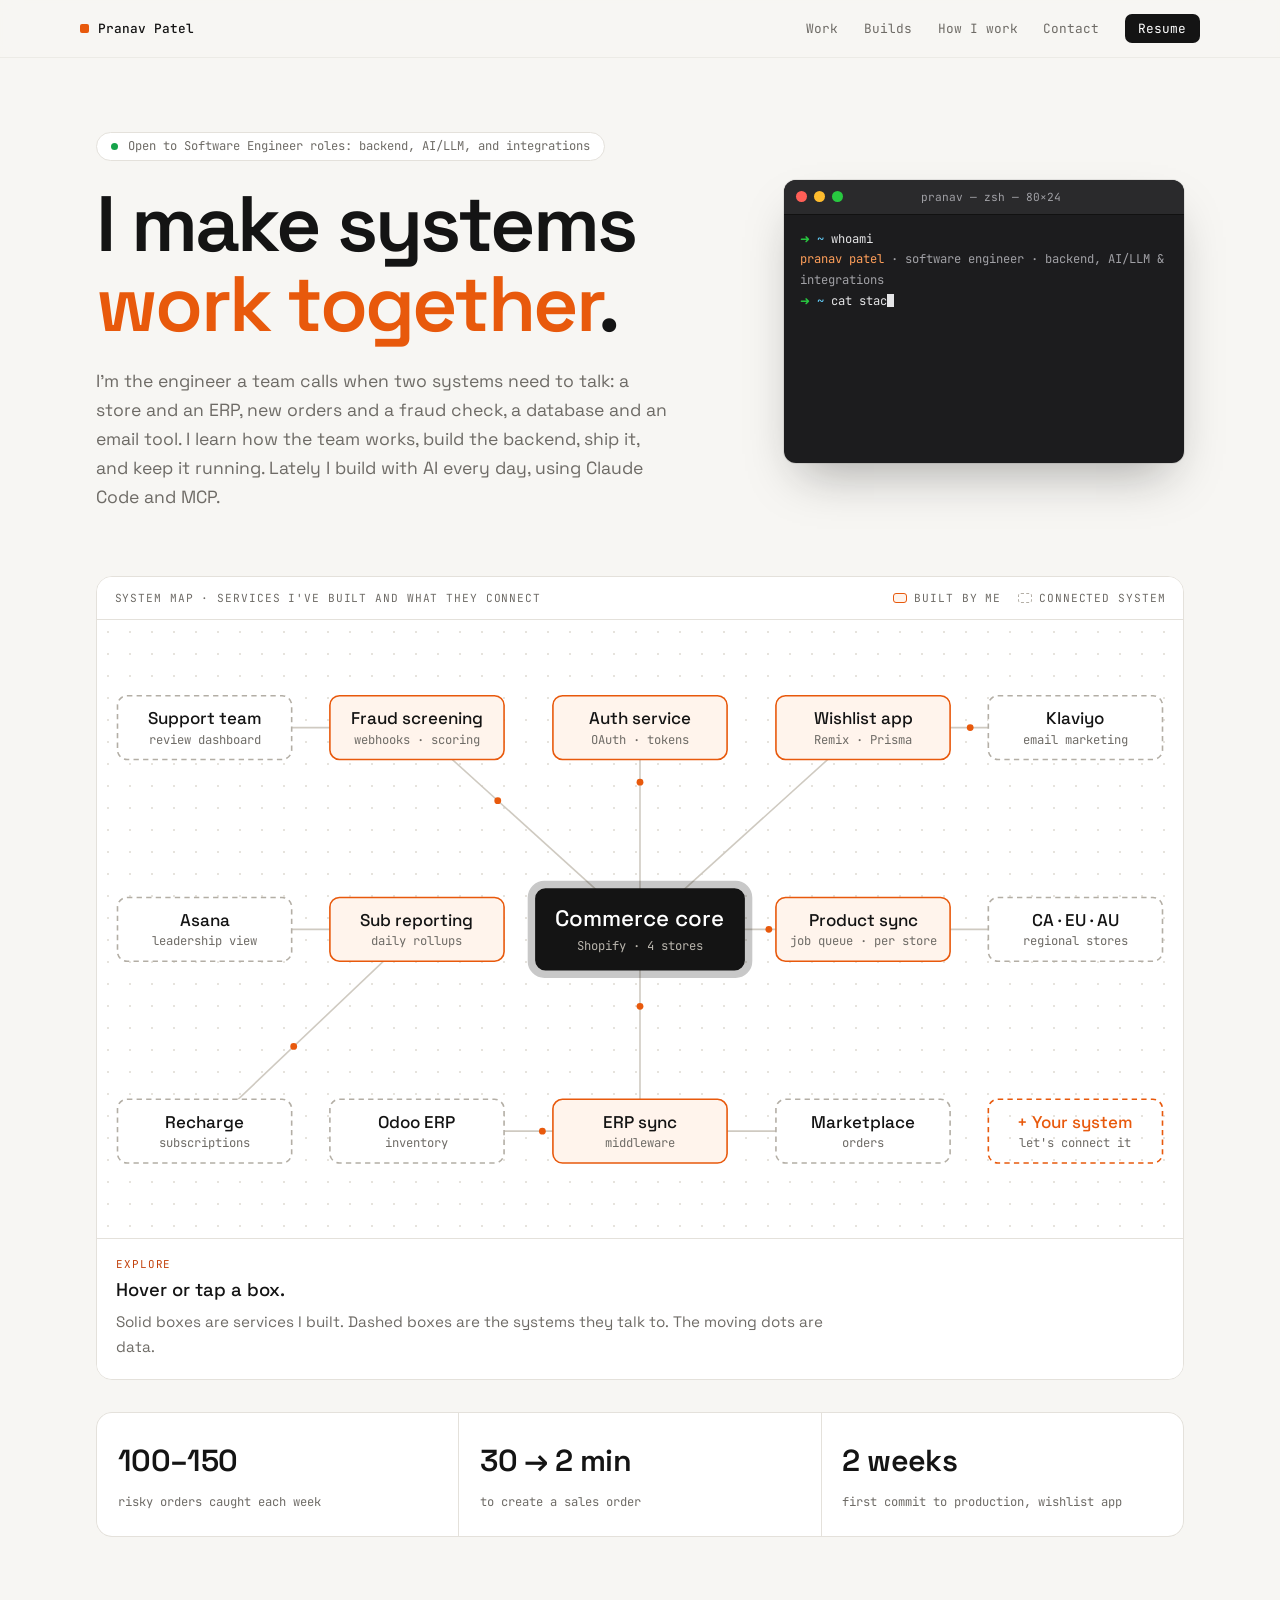
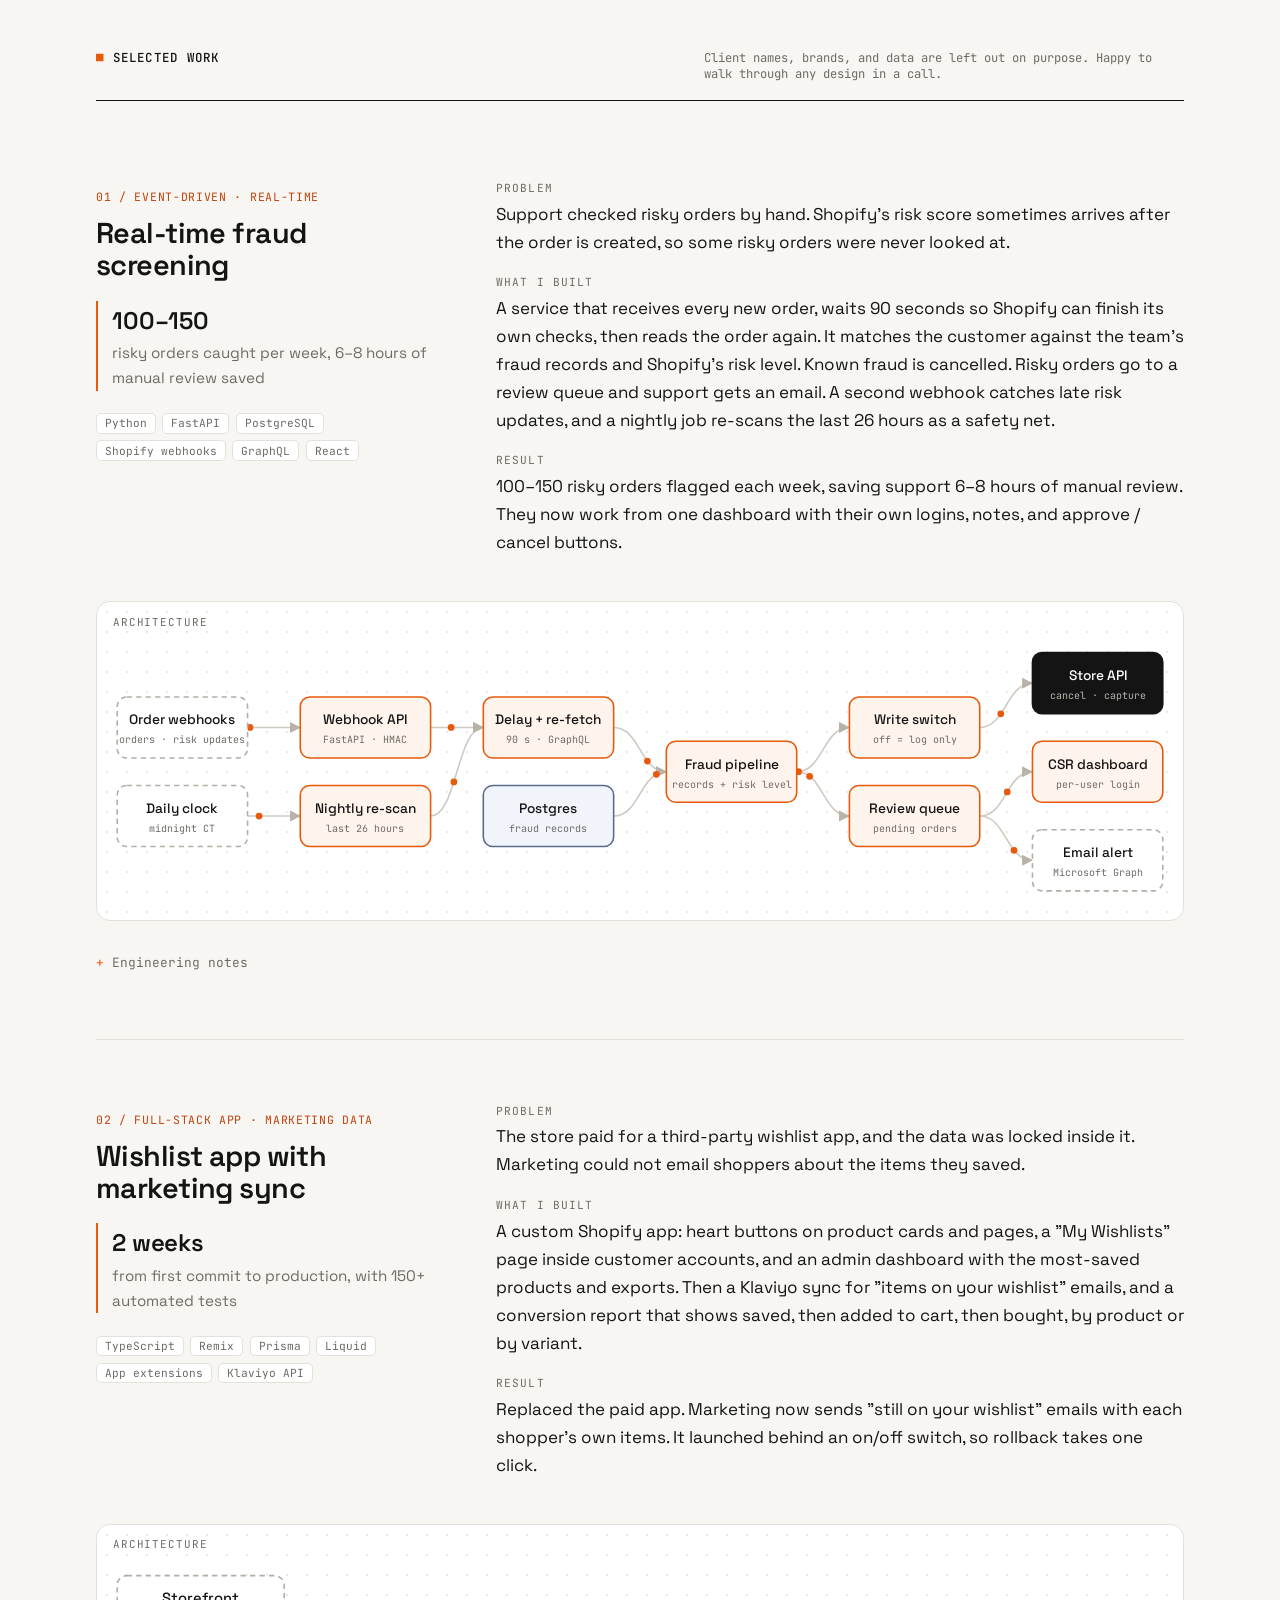
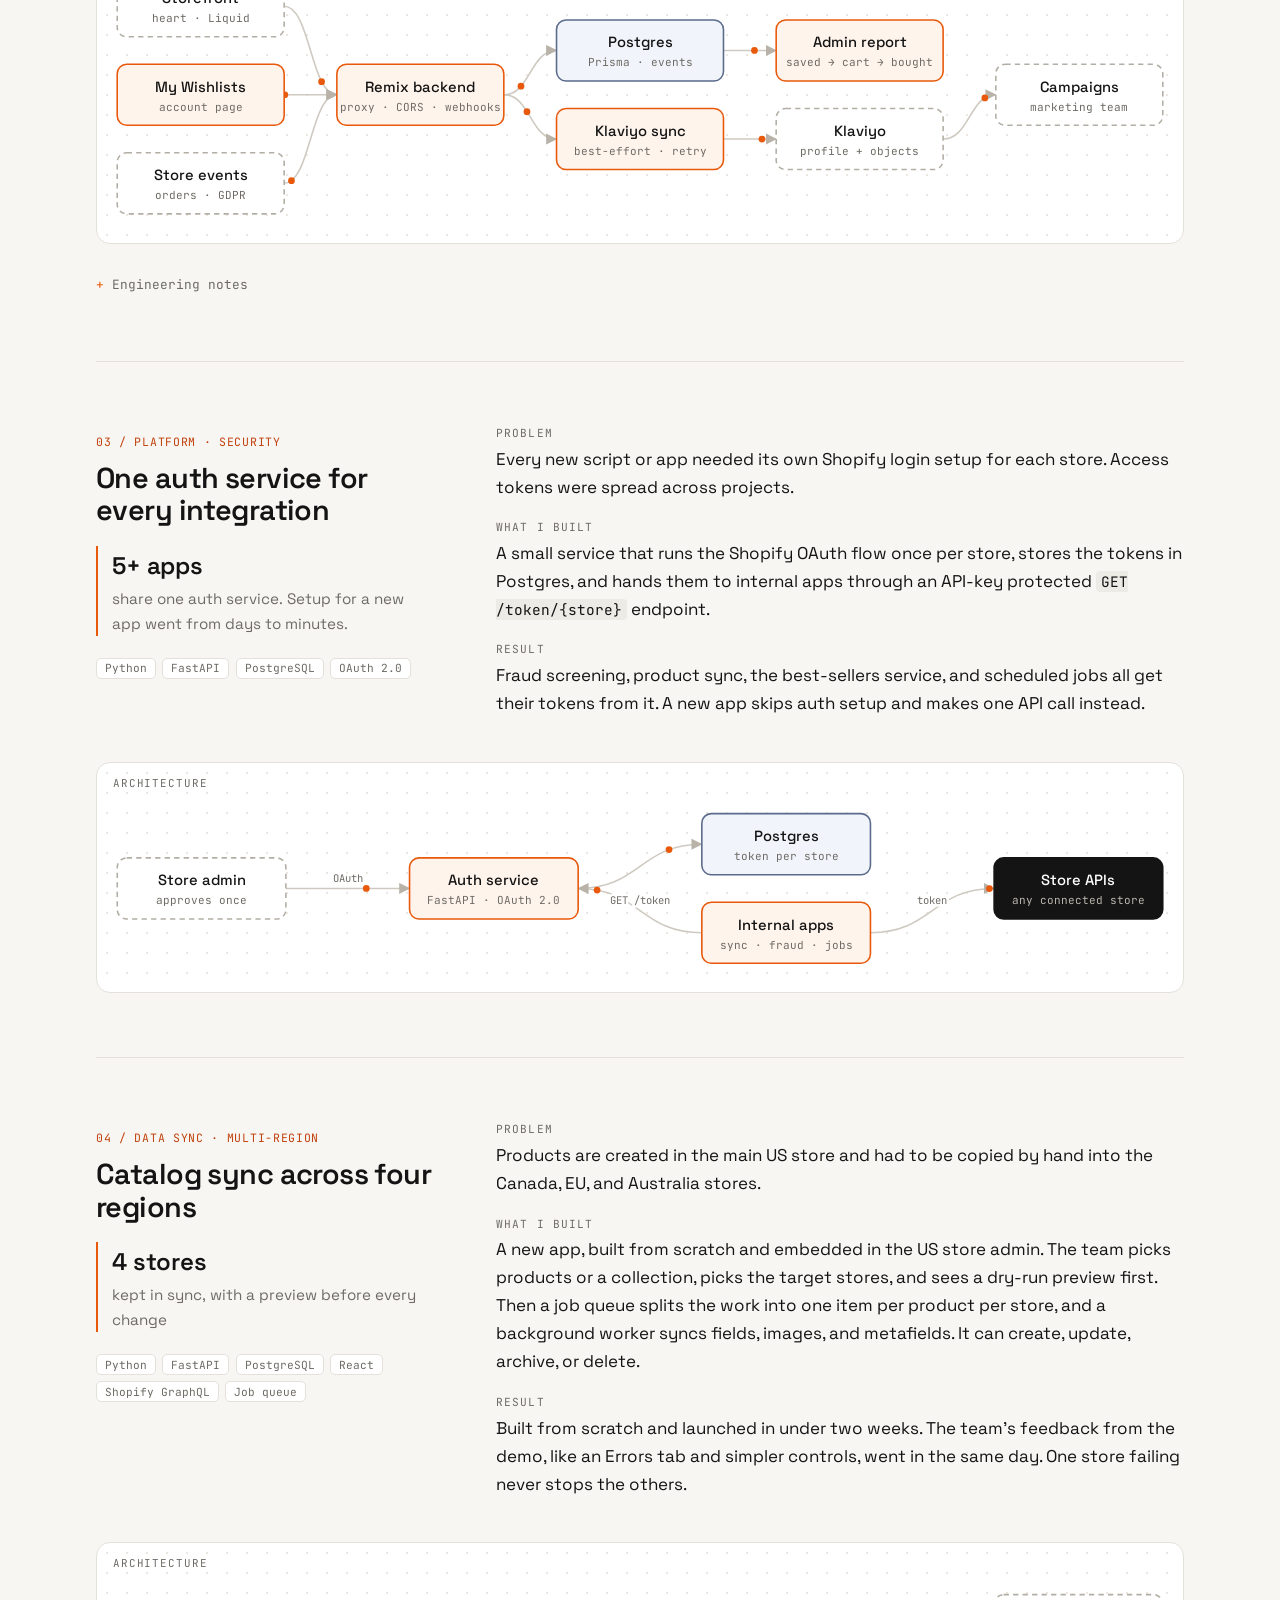
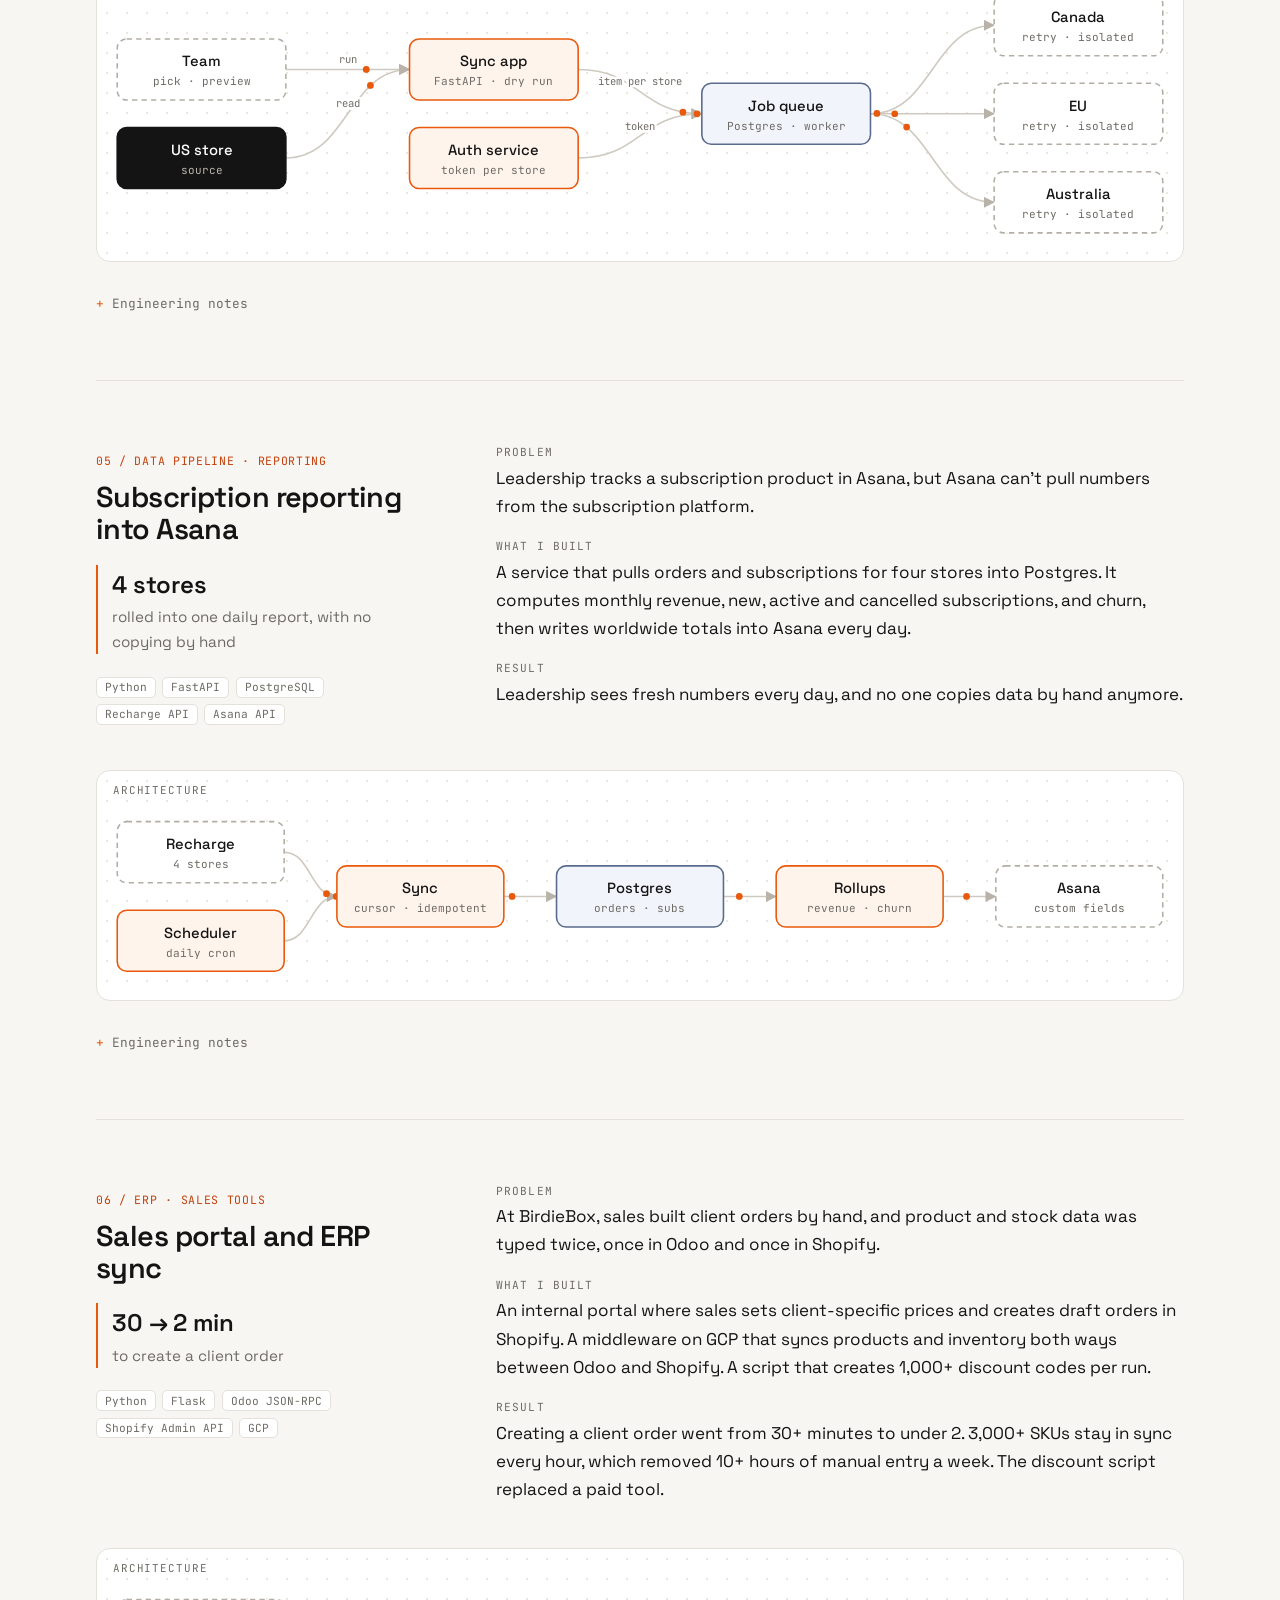
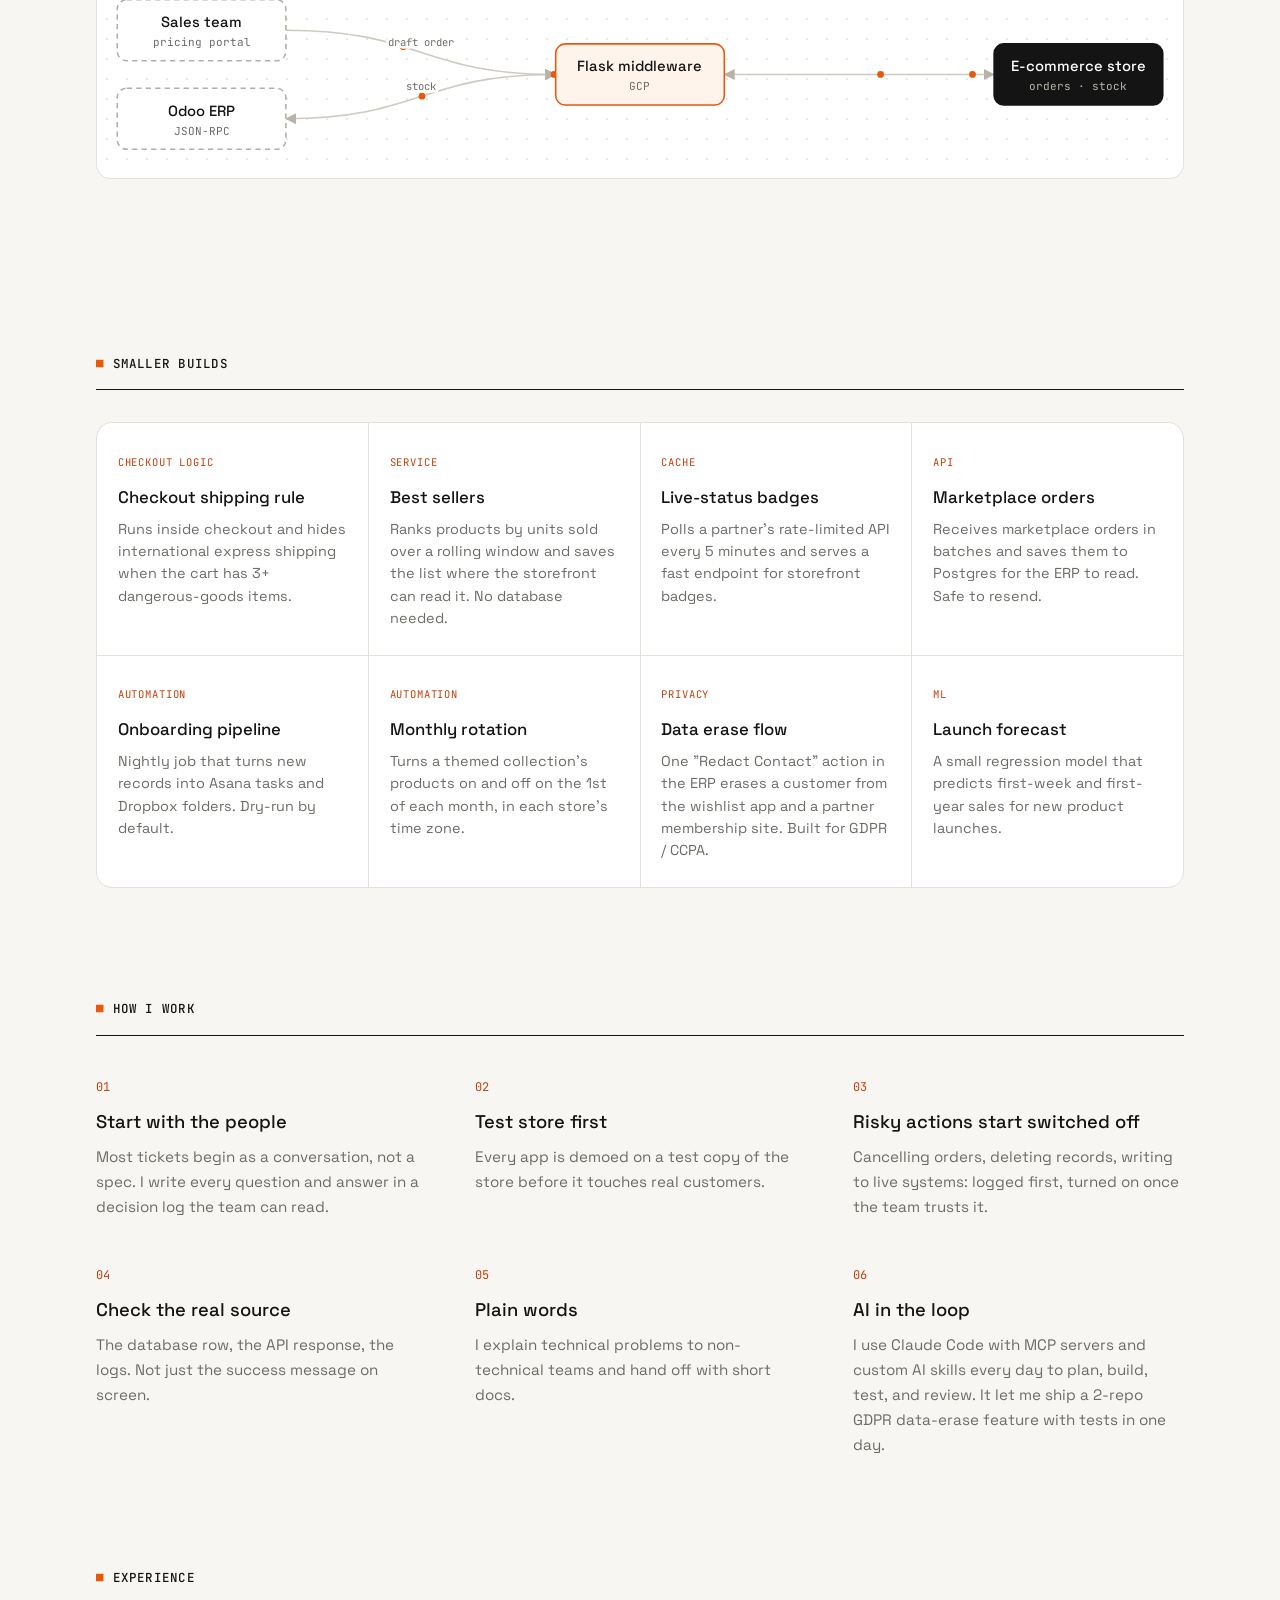
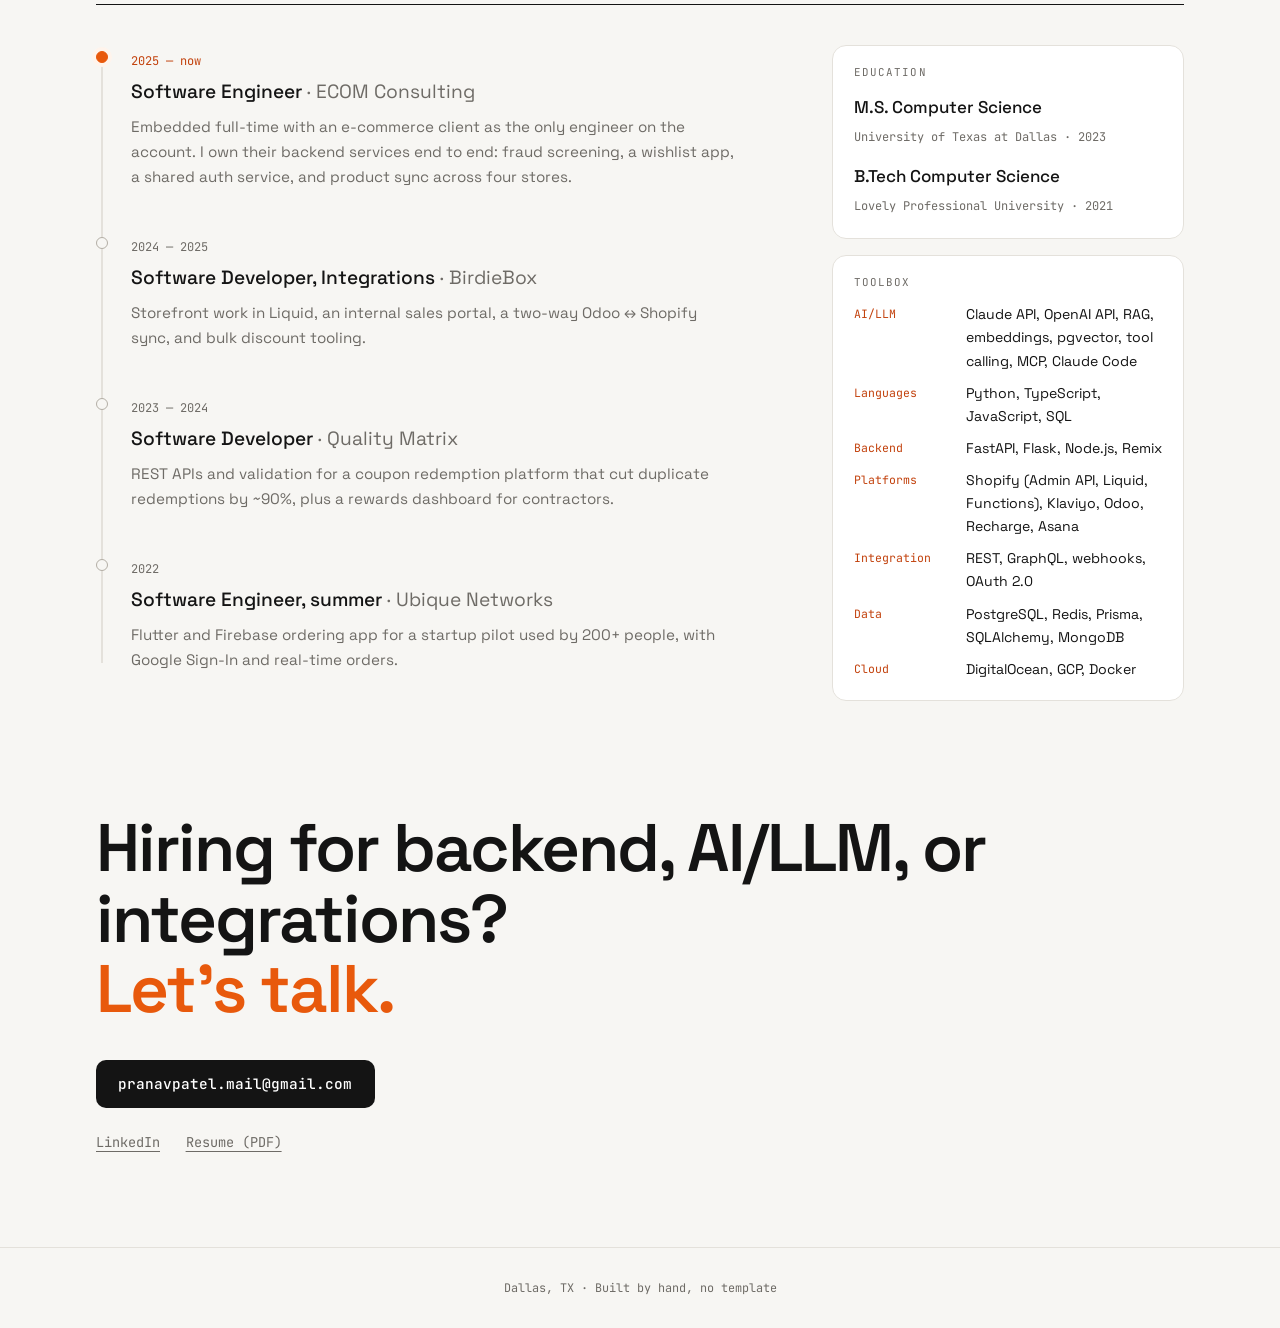
<file: index.html>
<!doctype html>
<html lang="en">
<head>
  <meta charset="utf-8">
  <meta name="viewport" content="width=device-width, initial-scale=1">
  <title>Pranav Patel — Software Engineer</title>
  <meta name="description" content="Pranav Patel is a software engineer with 3+ years building Python and TypeScript backends, API integrations, and LLM features for e-commerce teams.">
  <meta property="og:title" content="Pranav Patel — Software Engineer">
  <meta property="og:description" content="Software Engineer. Backend, AI/LLM, and integrations. Python and TypeScript services running in production.">
  <meta property="og:type" content="website">
  <!-- Site URL: change these 4 lines (plus robots.txt, sitemap.xml, 404.html) when the custom domain is live -->
  <link rel="canonical" href="https://pranav245.github.io/portfolio/">
  <meta property="og:url" content="https://pranav245.github.io/portfolio/">
  <meta property="og:image" content="https://pranav245.github.io/portfolio/og-image.png">
  <meta name="twitter:image" content="https://pranav245.github.io/portfolio/og-image.png">
  <meta property="og:image:width" content="1200">
  <meta property="og:image:height" content="630">
  <meta property="og:image:alt" content="Pranav Patel, Software Engineer. Backend, AI/LLM, Integrations.">
  <meta name="twitter:card" content="summary_large_image">
  <meta name="theme-color" content="#f7f6f3">
  <link rel="icon" href="favicon.svg" type="image/svg+xml">
  <link rel="icon" href="favicon-32.png" type="image/png" sizes="32x32">
  <link rel="apple-touch-icon" href="apple-touch-icon.png">
  <link rel="preconnect" href="https://fonts.googleapis.com">
  <link rel="preconnect" href="https://fonts.gstatic.com" crossorigin>
  <link href="https://fonts.googleapis.com/css2?family=JetBrains+Mono:wght@400;500&family=Space+Grotesk:wght@400;500;600&display=swap" rel="stylesheet">
  <link rel="stylesheet" href="style.css">
</head>
<body>

<header class="topbar">
  <a href="#top" class="brand"><span class="mark"></span>Pranav Patel</a>
  <nav>
    <a href="#work">Work</a>
    <a href="#builds">Builds</a>
    <a href="#how">How I work</a>
    <a href="#contact">Contact</a>
    <a href="Pranav-Patel-Resume.pdf" class="btn-sm" target="_blank" rel="noopener">Resume</a>
  </nav>
</header>

<main id="top">

  <section class="hero">
    <div class="hero-grid">
      <div>
        <p class="status"><span class="live"></span>Open to Software Engineer roles: backend, AI/LLM, and integrations</p>
        <h1>I make systems<br><em>work together</em>.</h1>
        <p class="sub">I'm the engineer a team calls when two systems need to talk: a store and an ERP, new orders and a fraud check, a database and an email tool. I learn how the team works, build the backend, ship it, and keep it running. Lately I build with AI every day, using Claude Code and MCP.</p>
      </div>

      <div class="term" role="img" aria-label="Terminal intro: Pranav Patel, software engineer. Backend, AI/LLM and integrations. Python, TypeScript, FastAPI, Node, Postgres, REST, GraphQL, webhooks. 3+ years shipping to production.">
        <div class="term-bar"><i></i><i></i><i></i><span>pranav — zsh — 80×24</span></div>
        <pre class="term-body" id="term"></pre>
      </div>
    </div>

    <div class="map-wrap">
      <div class="map-head">
        <span>System map · services I've built and what they connect</span>
        <span class="legend"><i class="lg-mine"></i>Built by me <i class="lg-ext"></i>Connected system</span>
      </div>
      <svg id="map" class="diagram" role="img" aria-label="Diagram of the services I built and the systems they connect"></svg>
      <div class="map-panel" id="panel" aria-live="polite">
        <p class="p-kind">Explore</p>
        <p class="p-title">Hover or tap a box.</p>
        <p class="p-text">Solid boxes are services I built. Dashed boxes are the systems they talk to. The moving dots are data.</p>
      </div>
    </div>

    <ul class="stats">
      <li><b>100–150</b><span>risky orders caught each week</span></li>
      <li><b>30 → 2 min</b><span>to create a sales order</span></li>
      <li><b>2 weeks</b><span>first commit to production, wishlist app</span></li>
    </ul>
  </section>

  <section id="work">
    <div class="sec-head">
      <h2>Selected work</h2>
      <p>Client names, brands, and data are left out on purpose. Happy to walk through any design in a call.</p>
    </div>

    <article class="case" id="fraud">
      <div class="case-meta">
        <span class="idx">01 / Event-driven · Real-time</span>
        <h3>Real-time fraud screening</h3>
        <p class="metric"><b>100–150</b> risky orders caught per week, 6–8 hours of manual review saved</p>
        <ul class="tags"><li>Python</li><li>FastAPI</li><li>PostgreSQL</li><li>Shopify webhooks</li><li>GraphQL</li><li>React</li></ul>
      </div>
      <div class="case-body">
        <p class="label">Problem</p>
        <p>Support checked risky orders by hand. Shopify's risk score sometimes arrives after the order is created, so some risky orders were never looked at.</p>
        <p class="label">What I built</p>
        <p>A service that receives every new order, waits 90 seconds so Shopify can finish its own checks, then reads the order again. It matches the customer against the team's fraud records and Shopify's risk level. Known fraud is cancelled. Risky orders go to a review queue and support gets an email. A second webhook catches late risk updates, and a nightly job re-scans the last 26 hours as a safety net.</p>
        <p class="label">Result</p>
        <p>100–150 risky orders flagged each week, saving support 6–8 hours of manual review. They now work from one dashboard with their own logins, notes, and approve / cancel buttons.</p>
      </div>
      <figure class="arch"><figcaption>Architecture</figcaption><svg class="diagram" data-arch="fraud" role="img" aria-label="Fraud screening architecture"></svg></figure>
      <details>
        <summary>Engineering notes</summary>
        <ul>
          <li>Anything that changes a real order (cancel, charge the card) sits behind one switch. It stayed off, with actions only logged, until the team trusted the results.</li>
          <li>Before launch I found that orders were marked "cancelled" while the switch was off and no cancel was sent. Fixed it so the status and the email tell the truth.</li>
          <li>The live webhook, the late-risk webhook, and the nightly re-scan share one pipeline, so all three behave the same. Running it twice is safe.</li>
          <li>I checked the spec against real order data and found a case it missed: medium-risk orders were already charged, so only high-risk orders need an Approve button.</li>
          <li>Every webhook is verified with an HMAC signature, so no one can send fake orders to the service.</li>
        </ul>
      </details>
    </article>

    <article class="case" id="wishlist">
      <div class="case-meta">
        <span class="idx">02 / Full-stack app · Marketing data</span>
        <h3>Wishlist app with marketing sync</h3>
        <p class="metric"><b>2 weeks</b> from first commit to production, with 150+ automated tests</p>
        <ul class="tags"><li>TypeScript</li><li>Remix</li><li>Prisma</li><li>Liquid</li><li>App extensions</li><li>Klaviyo API</li></ul>
      </div>
      <div class="case-body">
        <p class="label">Problem</p>
        <p>The store paid for a third-party wishlist app, and the data was locked inside it. Marketing could not email shoppers about the items they saved.</p>
        <p class="label">What I built</p>
        <p>A custom Shopify app: heart buttons on product cards and pages, a "My Wishlists" page inside customer accounts, and an admin dashboard with the most-saved products and exports. Then a Klaviyo sync for "items on your wishlist" emails, and a conversion report that shows saved, then added to cart, then bought, by product or by variant.</p>
        <p class="label">Result</p>
        <p>Replaced the paid app. Marketing now sends "still on your wishlist" emails with each shopper's own items. It launched behind an on/off switch, so rollback takes one click.</p>
      </div>
      <figure class="arch"><figcaption>Architecture</figcaption><svg class="diagram" data-arch="wishlist" role="img" aria-label="Wishlist app architecture"></svg></figure>
      <details>
        <summary>Engineering notes</summary>
        <ul>
          <li>Klaviyo campaigns cannot read event data, only profile data. So the wishlist lives on the profile and in custom object records. I proved this by testing, because the docs don't say it clearly.</li>
          <li>Klaviyo record IDs are global, not per customer. Each ID is a hash of customer + product, so one shopper's save can never overwrite another's.</li>
          <li>The sync never blocks a shopper's save. It retries on rate limits but never waits more than 2 seconds on the shopper's request.</li>
          <li>Found and fixed four bugs that only showed up in production (a server build issue, two CORS issues, and a per-store setup step), and wrote each one down for the team.</li>
          <li>Privacy (GDPR / CCPA): a data erase endpoint the ERP calls to delete a customer across 6 tables in one database transaction, protected by Basic auth with a constant-time compare. Tracking sends IDs only, and only for wishlisted products.</li>
        </ul>
      </details>
    </article>

    <article class="case" id="oauth">
      <div class="case-meta">
        <span class="idx">03 / Platform · Security</span>
        <h3>One auth service for every integration</h3>
        <p class="metric"><b>5+ apps</b> share one auth service. Setup for a new app went from days to minutes.</p>
        <ul class="tags"><li>Python</li><li>FastAPI</li><li>PostgreSQL</li><li>OAuth 2.0</li></ul>
      </div>
      <div class="case-body">
        <p class="label">Problem</p>
        <p>Every new script or app needed its own Shopify login setup for each store. Access tokens were spread across projects.</p>
        <p class="label">What I built</p>
        <p>A small service that runs the Shopify OAuth flow once per store, stores the tokens in Postgres, and hands them to internal apps through an API-key protected <code>GET /token/{store}</code> endpoint.</p>
        <p class="label">Result</p>
        <p>Fraud screening, product sync, the best-sellers service, and scheduled jobs all get their tokens from it. A new app skips auth setup and makes one API call instead.</p>
      </div>
      <figure class="arch"><figcaption>Architecture</figcaption><svg class="diagram" data-arch="oauth" role="img" aria-label="Auth service architecture"></svg></figure>
    </article>

    <article class="case" id="sync">
      <div class="case-meta">
        <span class="idx">04 / Data sync · Multi-region</span>
        <h3>Catalog sync across four regions</h3>
        <p class="metric"><b>4 stores</b> kept in sync, with a preview before every change</p>
        <ul class="tags"><li>Python</li><li>FastAPI</li><li>PostgreSQL</li><li>React</li><li>Shopify GraphQL</li><li>Job queue</li></ul>
      </div>
      <div class="case-body">
        <p class="label">Problem</p>
        <p>Products are created in the main US store and had to be copied by hand into the Canada, EU, and Australia stores.</p>
        <p class="label">What I built</p>
        <p>A new app, built from scratch and embedded in the US store admin. The team picks products or a collection, picks the target stores, and sees a dry-run preview first. Then a job queue splits the work into one item per product per store, and a background worker syncs fields, images, and metafields. It can create, update, archive, or delete.</p>
        <p class="label">Result</p>
        <p>Built from scratch and launched in under two weeks. The team's feedback from the demo, like an Errors tab and simpler controls, went in the same day. One store failing never stops the others.</p>
      </div>
      <figure class="arch"><figcaption>Architecture</figcaption><svg class="diagram" data-arch="sync" role="img" aria-label="Product sync architecture"></svg></figure>
      <details>
        <summary>Engineering notes</summary>
        <ul>
          <li>The job queue lives in Postgres. Workers claim items with <code>FOR UPDATE SKIP LOCKED</code>, so two workers never take the same item, and no extra queue service is needed.</li>
          <li>Rate limits, network errors, and Shopify 5xx errors are retried with backoff. When Shopify throttles, the client waits exactly as long as its query budget needs. An item left "running" by a crashed worker goes back to the queue.</li>
          <li>The first sync matches products by SKU and checks the title. Zero or two matches is an error, never a guess. After that, saved ID links are used.</li>
          <li>"In sync" is a hash of the US data, saved after each sync, so unchanged products are skipped.</li>
          <li>Each US image is linked to its copy. An update uploads only new images and never re-uploads unchanged ones.</li>
          <li>Safety first: only approved stores can be targets. A product's URL never changes after it is created, so live links don't break. If a sync would delete variants, it is blocked. Archive and delete always show a preview first.</li>
          <li>45 automated tests.</li>
        </ul>
      </details>
    </article>

    <article class="case" id="subs">
      <div class="case-meta">
        <span class="idx">05 / Data pipeline · Reporting</span>
        <h3>Subscription reporting into Asana</h3>
        <p class="metric"><b>4 stores</b> rolled into one daily report, with no copying by hand</p>
        <ul class="tags"><li>Python</li><li>FastAPI</li><li>PostgreSQL</li><li>Recharge API</li><li>Asana API</li></ul>
      </div>
      <div class="case-body">
        <p class="label">Problem</p>
        <p>Leadership tracks a subscription product in Asana, but Asana can't pull numbers from the subscription platform.</p>
        <p class="label">What I built</p>
        <p>A service that pulls orders and subscriptions for four stores into Postgres. It computes monthly revenue, new, active and cancelled subscriptions, and churn, then writes worldwide totals into Asana every day.</p>
        <p class="label">Result</p>
        <p>Leadership sees fresh numbers every day, and no one copies data by hand anymore.</p>
      </div>
      <figure class="arch"><figcaption>Architecture</figcaption><svg class="diagram" data-arch="subs" role="img" aria-label="Subscription reporting architecture"></svg></figure>
      <details>
        <summary>Engineering notes</summary>
        <ul>
          <li>Revenue comes from orders, not charges, to match the platform's own report, so the numbers agree.</li>
          <li>Sync is cursor-paginated and idempotent. Running it twice gives the same result.</li>
        </ul>
      </details>
    </article>

    <article class="case" id="erp">
      <div class="case-meta">
        <span class="idx">06 / ERP · Sales tools</span>
        <h3>Sales portal and ERP sync</h3>
        <p class="metric"><b>30 → 2 min</b> to create a client order</p>
        <ul class="tags"><li>Python</li><li>Flask</li><li>Odoo JSON-RPC</li><li>Shopify Admin API</li><li>GCP</li></ul>
      </div>
      <div class="case-body">
        <p class="label">Problem</p>
        <p>At BirdieBox, sales built client orders by hand, and product and stock data was typed twice, once in Odoo and once in Shopify.</p>
        <p class="label">What I built</p>
        <p>An internal portal where sales sets client-specific prices and creates draft orders in Shopify. A middleware on GCP that syncs products and inventory both ways between Odoo and Shopify. A script that creates 1,000+ discount codes per run.</p>
        <p class="label">Result</p>
        <p>Creating a client order went from 30+ minutes to under 2. 3,000+ SKUs stay in sync every hour, which removed 10+ hours of manual entry a week. The discount script replaced a paid tool.</p>
      </div>
      <figure class="arch"><figcaption>Architecture</figcaption><svg class="diagram" data-arch="erp" role="img" aria-label="Sales portal and ERP sync architecture"></svg></figure>
    </article>
  </section>

  <section id="builds">
    <div class="sec-head"><h2>Smaller builds</h2></div>
    <ul class="tiles">
      <li><span class="tag">Checkout logic</span><h3>Checkout shipping rule</h3><p>Runs inside checkout and hides international express shipping when the cart has 3+ dangerous-goods items.</p></li>
      <li><span class="tag">Service</span><h3>Best sellers</h3><p>Ranks products by units sold over a rolling window and saves the list where the storefront can read it. No database needed.</p></li>
      <li><span class="tag">Cache</span><h3>Live-status badges</h3><p>Polls a partner's rate-limited API every 5 minutes and serves a fast endpoint for storefront badges.</p></li>
      <li><span class="tag">API</span><h3>Marketplace orders</h3><p>Receives marketplace orders in batches and saves them to Postgres for the ERP to read. Safe to resend.</p></li>
      <li><span class="tag">Automation</span><h3>Onboarding pipeline</h3><p>Nightly job that turns new records into Asana tasks and Dropbox folders. Dry-run by default.</p></li>
      <li><span class="tag">Automation</span><h3>Monthly rotation</h3><p>Turns a themed collection's products on and off on the 1st of each month, in each store's time zone.</p></li>
      <li><span class="tag">Privacy</span><h3>Data erase flow</h3><p>One "Redact Contact" action in the ERP erases a customer from the wishlist app and a partner membership site. Built for GDPR / CCPA.</p></li>
      <li><span class="tag">ML</span><h3>Launch forecast</h3><p>A small regression model that predicts first-week and first-year sales for new product launches.</p></li>
    </ul>
  </section>

  <section id="how">
    <div class="sec-head"><h2>How I work</h2></div>
    <ol class="principles">
      <li><h3>Start with the people</h3><p>Most tickets begin as a conversation, not a spec. I write every question and answer in a decision log the team can read.</p></li>
      <li><h3>Test store first</h3><p>Every app is demoed on a test copy of the store before it touches real customers.</p></li>
      <li><h3>Risky actions start switched off</h3><p>Cancelling orders, deleting records, writing to live systems: logged first, turned on once the team trusts it.</p></li>
      <li><h3>Check the real source</h3><p>The database row, the API response, the logs. Not just the success message on screen.</p></li>
      <li><h3>Plain words</h3><p>I explain technical problems to non-technical teams and hand off with short docs.</p></li>
      <li><h3>AI in the loop</h3><p>I use Claude Code with MCP servers and custom AI skills every day to plan, build, test, and review. It let me ship a 2-repo GDPR data-erase feature with tests in one day.</p></li>
    </ol>
  </section>

  <section id="experience">
    <div class="sec-head"><h2>Experience</h2></div>
    <div class="exp-grid">
      <ol class="timeline">
        <li class="now">
          <span class="when">2025 — now</span>
          <h3>Software Engineer <span>· ECOM Consulting</span></h3>
          <p>Embedded full-time with an e-commerce client as the only engineer on the account. I own their backend services end to end: fraud screening, a wishlist app, a shared auth service, and product sync across four stores.</p>
        </li>
        <li>
          <span class="when">2024 — 2025</span>
          <h3>Software Developer, Integrations <span>· BirdieBox</span></h3>
          <p>Storefront work in Liquid, an internal sales portal, a two-way Odoo ↔ Shopify sync, and bulk discount tooling.</p>
        </li>
        <li>
          <span class="when">2023 — 2024</span>
          <h3>Software Developer <span>· Quality Matrix</span></h3>
          <p>REST APIs and validation for a coupon redemption platform that cut duplicate redemptions by ~90%, plus a rewards dashboard for contractors.</p>
        </li>
        <li>
          <span class="when">2022</span>
          <h3>Software Engineer, summer <span>· Ubique Networks</span></h3>
          <p>Flutter and Firebase ordering app for a startup pilot used by 200+ people, with Google Sign-In and real-time orders.</p>
        </li>
      </ol>

      <aside class="side">
        <div class="card">
          <p class="card-h">Education</p>
          <p class="edu"><b>M.S. Computer Science</b><span>University of Texas at Dallas · 2023</span></p>
          <p class="edu"><b>B.Tech Computer Science</b><span>Lovely Professional University · 2021</span></p>
        </div>
        <div class="card">
          <p class="card-h">Toolbox</p>
          <dl class="skills">
            <dt>AI/LLM</dt><dd>Claude API, OpenAI API, RAG, embeddings, pgvector, tool calling, MCP, Claude Code</dd>
            <dt>Languages</dt><dd>Python, TypeScript, JavaScript, SQL</dd>
            <dt>Backend</dt><dd>FastAPI, Flask, Node.js, Remix</dd>
            <dt>Platforms</dt><dd>Shopify (Admin API, Liquid, Functions), Klaviyo, Odoo, Recharge, Asana</dd>
            <dt>Integration</dt><dd>REST, GraphQL, webhooks, OAuth 2.0</dd>
            <dt>Data</dt><dd>PostgreSQL, Redis, Prisma, SQLAlchemy, MongoDB</dd>
            <dt>Cloud</dt><dd>DigitalOcean, GCP, Docker</dd>
          </dl>
        </div>
      </aside>
    </div>
  </section>

  <section id="contact" class="contact">
    <h2 class="big">Hiring for backend, AI/LLM, or integrations?<br><span>Let's talk.</span></h2>
    <a class="btn" href="mailto:pranavpatel.mail@gmail.com">pranavpatel.mail@gmail.com</a>
    <p class="links"><a href="https://www.linkedin.com/in/pranav-patel24" target="_blank" rel="noopener">LinkedIn</a><a href="Pranav-Patel-Resume.pdf" target="_blank" rel="noopener">Resume (PDF)</a></p>
  </section>

</main>

<footer class="foot">Dallas, TX · Built by hand, no template</footer>

<script src="script.js"></script>
</body>
</html>
</file>
<file: style.css>
:root {
  --bg: #f7f6f3;
  --surface: #ffffff;
  --line: #e4e1db;
  --line-soft: #ecebe6;
  --text: #141414;
  --muted: #6e6b66;
  --accent: #e8590c;
  --accent-text: #c2410c; /* darker orange for small text, passes WCAG AA */
  --accent-soft: #fff4ec;
  --ext: #b3aea5;
  --live: #16a34a;
  --sans: "Space Grotesk", system-ui, -apple-system, sans-serif;
  --mono: "JetBrains Mono", ui-monospace, Menlo, monospace;
}

* { box-sizing: border-box; }
html { scroll-behavior: smooth; -webkit-text-size-adjust: 100%; }
body {
  margin: 0;
  background: var(--bg);
  color: var(--text);
  font: 17px/1.65 var(--sans);
  -webkit-font-smoothing: antialiased;
}
a { color: inherit; }
h1, h2, h3, h4, p { margin: 0; }
code { font: 0.85em var(--mono); background: var(--line-soft); padding: 0.05em 0.35em; border-radius: 4px; }
a:focus-visible, summary:focus-visible { outline: 2px solid var(--accent); outline-offset: 3px; border-radius: 4px; }

main { max-width: 1120px; margin: 0 auto; padding: 0 1rem; }
section { padding-top: 7rem; scroll-margin-top: 3rem; }

/* Top bar */
.topbar {
  position: sticky; top: 0; z-index: 10;
  display: flex; justify-content: space-between; align-items: center;
  padding: 0.85rem max(1rem, calc((100vw - 1120px) / 2));
  background: rgba(247, 246, 243, 0.85);
  backdrop-filter: blur(10px); -webkit-backdrop-filter: blur(10px);
  border-bottom: 1px solid var(--line-soft);
  font: 0.8rem var(--mono);
}
.brand { display: flex; align-items: center; gap: 0.55rem; text-decoration: none; font-weight: 500; }
.mark { width: 9px; height: 9px; border-radius: 2px; background: var(--accent); }
.topbar nav { display: flex; gap: 1.6rem; align-items: center; }
.topbar nav a { text-decoration: none; color: var(--muted); transition: color .2s; }
.topbar nav a:hover { color: var(--text); }
.topbar .btn-sm { color: var(--surface); background: var(--text); padding: 0.4rem 0.85rem; border-radius: 7px; }
.topbar .btn-sm:hover { color: var(--surface); background: var(--accent-text); }

/* Hero */
.hero { padding-top: 4.5rem; }
.hero-grid { display: grid; grid-template-columns: 1fr 25rem; gap: 3rem; align-items: center; }
.status { display: inline-flex; align-items: center; gap: 0.6rem; font: 0.76rem var(--mono); color: var(--muted); background: var(--surface); border: 1px solid var(--line); border-radius: 999px; padding: 0.35rem 0.9rem; }
.live { flex: none; width: 7px; height: 7px; border-radius: 50%; background: var(--live); animation: ping 2s infinite; }
@keyframes ping { 0% { box-shadow: 0 0 0 0 rgba(22, 163, 74, .5); } 70%, 100% { box-shadow: 0 0 0 7px rgba(22, 163, 74, 0); } }

h1 { font-size: clamp(2.6rem, 6.4vw, 4.9rem); line-height: 1.02; font-weight: 600; letter-spacing: -0.035em; margin: 1.5rem 0 1.4rem; }
h1 em { font-style: normal; color: var(--accent); }
.sub { max-width: 36rem; color: var(--muted); font-size: 1.1rem; }

/* Terminal */
.term { background: #1c1c1e; border-radius: 12px; box-shadow: 0 1px 0 rgba(255,255,255,.06) inset, 0 24px 48px -16px rgba(20, 20, 20, .35), 0 0 0 1px rgba(0,0,0,.08); overflow: hidden; }
.term-bar { display: flex; align-items: center; gap: 7px; padding: 10px 12px; background: #2a2a2c; border-bottom: 1px solid #111; }
.term-bar i { width: 11px; height: 11px; border-radius: 50%; background: #ff5f57; }
.term-bar i:nth-child(2) { background: #febc2e; }
.term-bar i:nth-child(3) { background: #28c840; }
.term-bar span { flex: 1; text-align: center; margin-right: 40px; font: 0.7rem var(--mono); color: #a1a1a6; }
.term-body { margin: 0; padding: 14px 16px 18px; min-height: 15.5rem; font: 0.76rem/1.7 var(--mono); color: #e5e5e7; white-space: pre-wrap; word-break: break-word; }
.term-body .pr { color: #28c840; }
.term-body .path { color: #64d2ff; }
.term-body .out { color: #a1a1a6; }
.term-body .hl { color: #ff9f5a; }
.cursor { display: inline-block; width: 0.55em; height: 1.05em; vertical-align: -0.18em; background: #e5e5e7; animation: blink 1s steps(1) infinite; }
@keyframes blink { 50% { opacity: 0; } }

/* Diagram shared styles (system map + architecture charts) */
.diagram { display: block; width: 100%; height: auto; }
.diagram .edge { stroke: #cfcac1; stroke-width: 1.5; fill: none; transition: stroke .25s, opacity .25s; }
.diagram .dot { fill: var(--accent); transition: opacity .25s; }
.diagram .node { transition: opacity .25s; outline: none; }
.diagram .node rect { fill: var(--surface); stroke-width: 1.5; transition: stroke .2s, fill .2s; }
.diagram .node.mine rect { stroke: var(--accent); fill: var(--accent-soft); }
.diagram .node.ext rect { stroke: var(--ext); stroke-dasharray: 5 4; }
.diagram .node.core rect { stroke: var(--text); fill: var(--text); }
.diagram .node.core .t { fill: var(--surface); }
.diagram .node.core .s { fill: #b9b5ad; }
.diagram .node.you rect { stroke: var(--accent); stroke-dasharray: 5 4; fill: transparent; }
.diagram .node.you .t { fill: var(--accent); }
.diagram .node.db rect { stroke: #5b6b8c; fill: #f1f4fa; }
.diagram .t { fill: var(--text); font-family: var(--sans); font-weight: 500; }
.diagram .s { fill: var(--muted); font-family: var(--mono); }
.diagram .arrow { fill: #b8b2a8; }
.diagram .elabel { paint-order: stroke; stroke: var(--surface); stroke-width: 5px; stroke-linejoin: round; fill: var(--muted); }
.diagram .ring { fill: none; stroke: var(--accent); opacity: 0.3; }

#map .node { cursor: pointer; }
#map .node:hover rect, #map .node:focus rect, #map .node.active rect { stroke: var(--accent); stroke-dasharray: none; fill: #ffe9da; }
#map .node.core:hover rect, #map .node.core.active rect { fill: var(--accent); }
#map.focus .node, #map.focus .edge, #map.focus .dot { opacity: 0.2; }
#map.focus .on { opacity: 1; }
#map.focus .edge.on { stroke: var(--accent); }

/* System map */
.map-wrap {
  margin-top: 4rem;
  border: 1px solid var(--line);
  border-radius: 16px;
  background-color: var(--surface);
  background-image: radial-gradient(#e6e3dd 1px, transparent 1px);
  background-size: 22px 22px;
  overflow: hidden;
}
#map { padding: 0.75rem; }
.map-head { display: flex; justify-content: space-between; flex-wrap: wrap; gap: 0.5rem; padding: 0.85rem 1.1rem; border-bottom: 1px solid var(--line); font: 0.7rem var(--mono); color: var(--muted); text-transform: uppercase; letter-spacing: 0.08em; background: var(--surface); }
.legend { display: flex; align-items: center; gap: 0.45rem; }
.legend i { display: inline-block; width: 14px; height: 10px; border-radius: 3px; margin-left: 0.6rem; }
.lg-mine { border: 1.5px solid var(--accent); background: var(--accent-soft); }
.lg-ext { border: 1.5px dashed var(--ext); }

.map-panel { border-top: 1px solid var(--line); padding: 1.1rem 1.2rem 1.25rem; background: var(--surface); min-height: 7.4rem; }
.p-kind { font: 0.68rem var(--mono); text-transform: uppercase; letter-spacing: 0.08em; color: var(--accent-text); }
.p-title { font-size: 1.15rem; font-weight: 500; margin: 0.25rem 0; }
.p-text { color: var(--muted); font-size: 0.95rem; max-width: 46rem; }
.p-text a { color: var(--accent-text); text-decoration: none; white-space: nowrap; font-weight: 500; }

.stats { list-style: none; padding: 0; margin: 2rem 0 0; display: grid; grid-template-columns: repeat(3, 1fr); gap: 1px; background: var(--line); border: 1px solid var(--line); border-radius: 16px; overflow: hidden; }
.stats li { background: var(--surface); padding: 1.4rem 1.3rem; }
.stats b { display: block; font-size: 1.9rem; font-weight: 600; letter-spacing: -0.02em; }
.stats span { font: 0.76rem var(--mono); color: var(--muted); }

/* Section heads */
.sec-head { display: flex; justify-content: space-between; align-items: baseline; gap: 2rem; flex-wrap: wrap; padding-bottom: 1.1rem; border-bottom: 1px solid var(--text); margin-bottom: 1rem; }
.sec-head h2 { font: 500 0.78rem var(--mono); text-transform: uppercase; letter-spacing: 0.1em; }
.sec-head h2::before { content: "■ "; color: var(--accent); }
.sec-head p { font: 0.76rem var(--mono); color: var(--muted); max-width: 30rem; }

/* Case studies */
.case { display: grid; grid-template-columns: 21rem 1fr; gap: 1rem 4rem; padding: 4rem 0; border-bottom: 1px solid var(--line); scroll-margin-top: 4rem; }
.case:last-child { border-bottom: 0; }
.idx { font: 0.72rem var(--mono); color: var(--accent-text); text-transform: uppercase; letter-spacing: 0.06em; }
.case h3 { font-size: 1.8rem; font-weight: 600; line-height: 1.12; letter-spacing: -0.02em; margin: 0.5rem 0 1.2rem; }
.metric { color: var(--muted); font-size: 0.95rem; padding-left: 0.9rem; border-left: 2px solid var(--accent); }
.metric b { display: block; color: var(--text); font-size: 1.5rem; font-weight: 600; letter-spacing: -0.01em; }
.tags { list-style: none; padding: 0; margin: 1.4rem 0 0; display: flex; flex-wrap: wrap; gap: 0.4rem; }
.tags li { font: 0.7rem var(--mono); color: var(--muted); background: var(--surface); border: 1px solid var(--line); border-radius: 5px; padding: 0.15rem 0.5rem; }

.case-body > p { margin-bottom: 1.2rem; }
.case-body > p:last-child { margin-bottom: 0; }
.label { font: 0.7rem var(--mono) !important; text-transform: uppercase; letter-spacing: 0.1em; color: var(--muted); margin-bottom: 0.3rem !important; }

.arch { grid-column: 1 / -1; margin: 1.8rem 0 0; background-color: var(--surface); background-image: radial-gradient(#ebe8e2 1px, transparent 1px); background-size: 20px 20px; border: 1px solid var(--line); border-radius: 14px; padding: 2.4rem 1rem 1rem; position: relative; }
.arch figcaption { position: absolute; top: 0.8rem; left: 1rem; font: 0.68rem var(--mono); text-transform: uppercase; letter-spacing: 0.08em; color: var(--muted); }

.case details { grid-column: 1 / -1; padding-top: 0.6rem; }
summary { cursor: pointer; list-style: none; font: 0.8rem var(--mono); color: var(--muted); transition: color .2s; display: inline-block; }
summary::-webkit-details-marker { display: none; }
summary::before { content: "+ "; color: var(--accent); }
details[open] summary::before { content: "− "; }
summary:hover { color: var(--text); }
details ul { margin: 1rem 0 0; padding-left: 1.1rem; color: var(--muted); font-size: 0.95rem; max-width: 52rem; columns: 2; column-gap: 3rem; }
details li { margin-bottom: 0.6rem; break-inside: avoid; }
details li::marker { color: var(--accent); }

/* Tiles */
.tiles { list-style: none; padding: 0; margin: 2rem 0 0; display: grid; grid-template-columns: repeat(4, 1fr); gap: 1px; background: var(--line); border: 1px solid var(--line); border-radius: 16px; overflow: hidden; }
.tiles li { background: var(--surface); padding: 1.4rem 1.3rem 1.6rem; transition: background .2s; }
.tiles li:hover { background: var(--accent-soft); }
.tag { font: 0.66rem var(--mono); text-transform: uppercase; letter-spacing: 0.08em; color: var(--accent-text); }
.tiles h3 { font-size: 1.05rem; font-weight: 500; margin: 0.6rem 0 0.4rem; }
.tiles p { color: var(--muted); font-size: 0.9rem; line-height: 1.55; }

/* Principles */
.principles { list-style: none; padding: 0; margin: 2.2rem 0 0; display: grid; grid-template-columns: repeat(3, 1fr); gap: 2.5rem 3rem; counter-reset: p; }
.principles li { counter-increment: p; }
.principles li::before { content: "0" counter(p); font: 0.75rem var(--mono); color: var(--accent-text); }
.principles h3 { font-size: 1.15rem; font-weight: 500; margin: 0.5rem 0 0.4rem; }
.principles p { color: var(--muted); font-size: 0.95rem; }

/* Experience */
.exp-grid { display: grid; grid-template-columns: 1fr 22rem; gap: 4rem; margin-top: 2.5rem; align-items: start; }

.timeline { list-style: none; padding: 0; margin: 0; position: relative; }
.timeline::before { content: ""; position: absolute; left: 5px; top: 0.6rem; bottom: 0.6rem; width: 1.5px; background: var(--line); }
.timeline li { position: relative; padding: 0 0 2.6rem 2.2rem; }
.timeline li:last-child { padding-bottom: 0; }
.timeline li::before { content: ""; position: absolute; left: 0; top: 0.4rem; width: 12px; height: 12px; border-radius: 50%; background: var(--bg); border: 1.5px solid var(--ext); box-sizing: border-box; }
.timeline li.now::before { background: var(--accent); border-color: var(--accent); box-shadow: 0 0 0 4px var(--accent-soft); }
.when { font: 0.75rem var(--mono); color: var(--muted); }
.timeline li.now .when { color: var(--accent-text); }
.timeline h3 { font-size: 1.2rem; font-weight: 500; margin: 0.2rem 0 0.4rem; }
.timeline h3 span { color: var(--muted); font-weight: 400; }
.timeline p { color: var(--muted); font-size: 0.95rem; max-width: 38rem; }

.side { display: grid; gap: 1rem; position: sticky; top: 5.5rem; }
.card { background: var(--surface); border: 1px solid var(--line); border-radius: 14px; padding: 1.2rem 1.3rem; }
.card-h { font: 0.68rem var(--mono); text-transform: uppercase; letter-spacing: 0.1em; color: var(--muted); margin-bottom: 0.9rem; }
.edu { margin-bottom: 0.8rem; }
.edu:last-child { margin-bottom: 0; }
.edu b { display: block; font-weight: 500; }
.edu span { font: 0.75rem var(--mono); color: var(--muted); }
.skills { display: grid; grid-template-columns: 6.2rem 1fr; gap: 0.55rem 0.8rem; margin: 0; font-size: 0.88rem; }
.skills dt { font: 0.72rem/1.9 var(--mono); color: var(--accent-text); }
.skills dd { margin: 0; color: var(--text); }

/* Contact */
.contact { padding-bottom: 6rem; }
.big { font-size: clamp(2.2rem, 6vw, 4.2rem); font-weight: 600; line-height: 1.05; letter-spacing: -0.03em; }
.big span { color: var(--accent); }
.btn { display: inline-block; margin-top: 2.2rem; padding: 0.9rem 1.4rem; border-radius: 10px; background: var(--text); color: var(--surface); font: 500 0.9rem var(--mono); text-decoration: none; transition: transform .2s, background .2s; word-break: break-all; }
.btn:hover { transform: translateY(-2px); background: var(--accent-text); }
.links { display: flex; gap: 1.6rem; margin-top: 1.6rem; font: 0.85rem var(--mono); }
.links a { color: var(--muted); text-underline-offset: 4px; }
.links a:hover { color: var(--accent-text); }
.foot { text-align: center; padding: 2rem 1rem; border-top: 1px solid var(--line); font: 0.74rem var(--mono); color: var(--muted); }

/* Tablet */
@media (max-width: 960px) {
  .hero-grid { grid-template-columns: 1fr; gap: 2.5rem; }
  .term { max-width: 30rem; }
  .case { grid-template-columns: 1fr; gap: 1.6rem; }
  .tiles { grid-template-columns: repeat(2, 1fr); }
  .principles { grid-template-columns: repeat(2, 1fr); }
  details ul { columns: 1; }
  .exp-grid { grid-template-columns: 1fr; gap: 3rem; }
  .side { position: static; grid-template-columns: 1fr 1fr; }
}

/* Phone */
@media (max-width: 640px) {
  body { font-size: 16px; }
  section { padding-top: 5rem; }
  .hero { padding-top: 2.5rem; }
  .topbar nav { gap: 1rem; }
  .topbar nav a[href="#builds"], .topbar nav a[href="#how"] { display: none; }
  .term-body { min-height: 16.5rem; font-size: 0.72rem; }
  .stats { grid-template-columns: 1fr; }
  .tiles, .principles { grid-template-columns: 1fr; }
  .principles { gap: 2rem; }
  .side { grid-template-columns: 1fr; }
  .legend i:first-child { margin-left: 0; }
  #map { padding: 0.4rem; }
  .arch { padding: 2.4rem 0.4rem 0.6rem; }
}

@media (prefers-reduced-motion: reduce) {
  html { scroll-behavior: auto; }
  .live, .cursor { animation: none; }
  .btn:hover { transform: none; }
}
</file>
